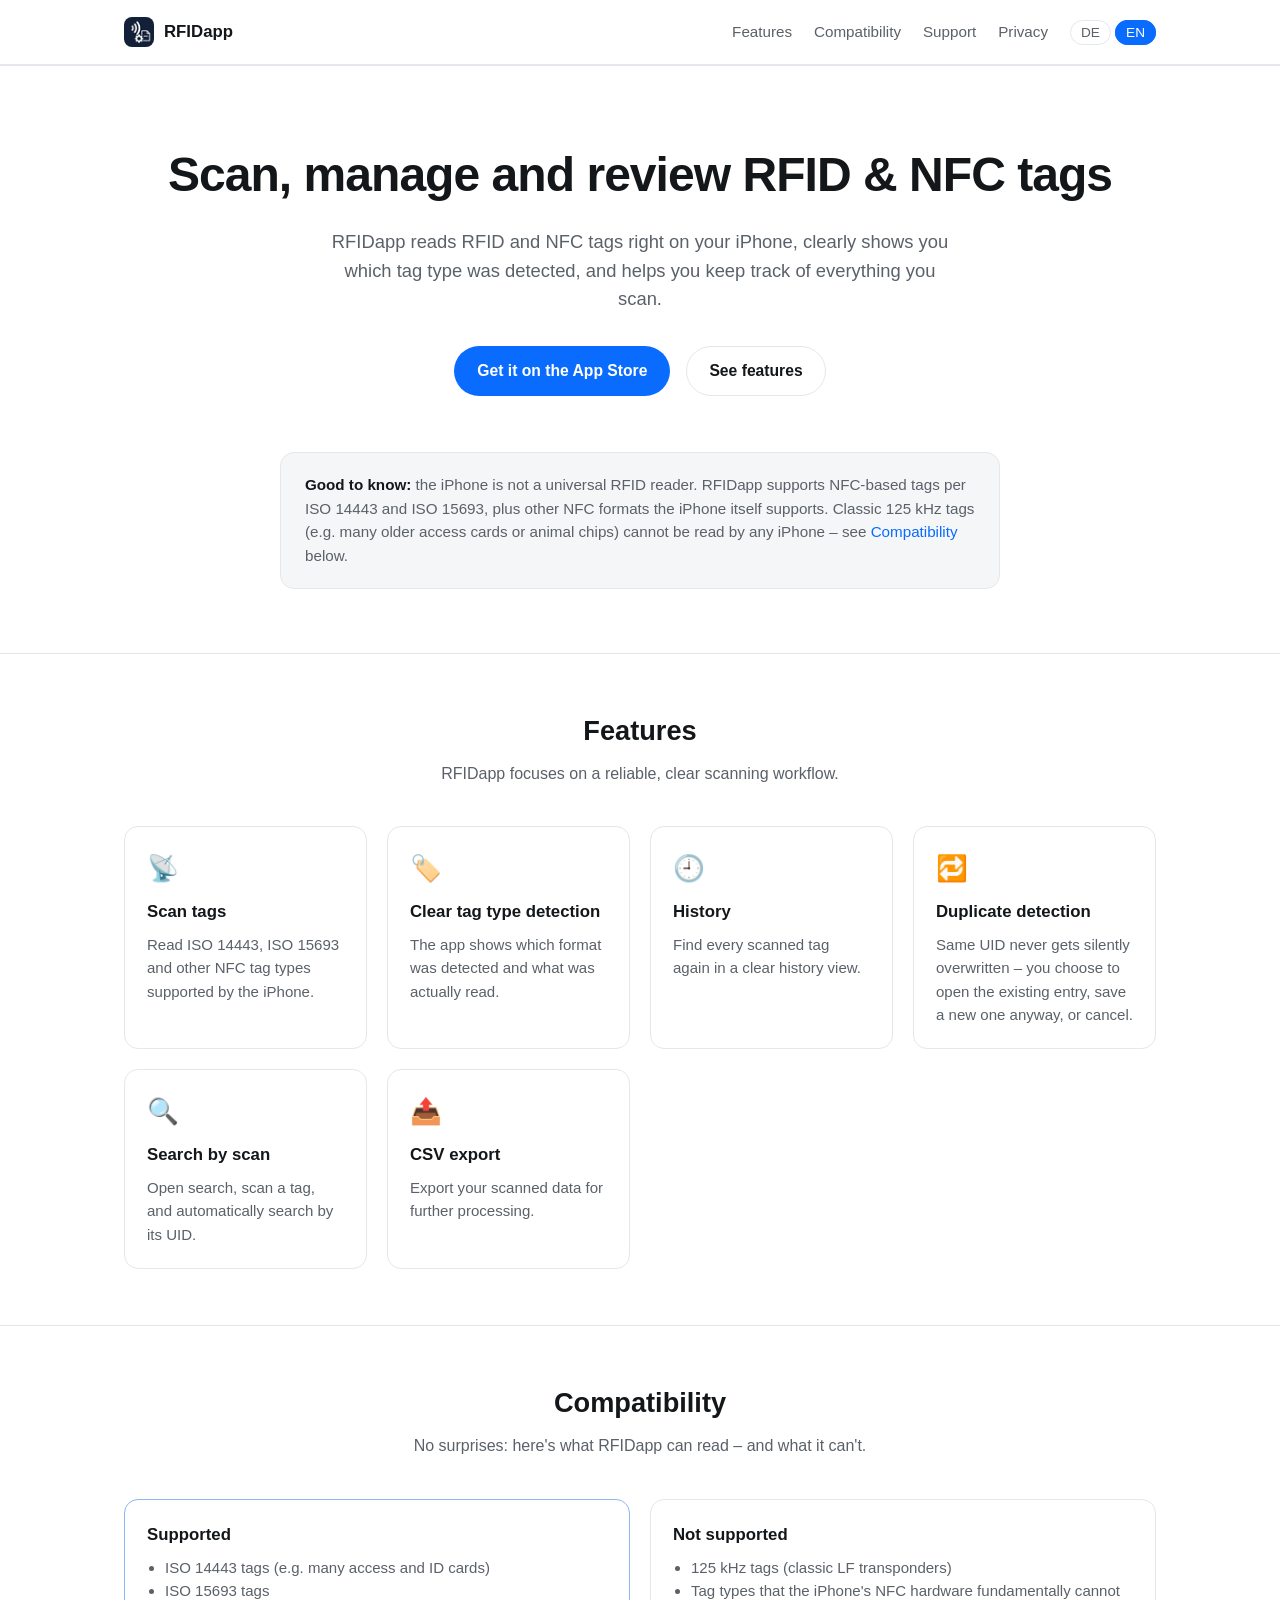
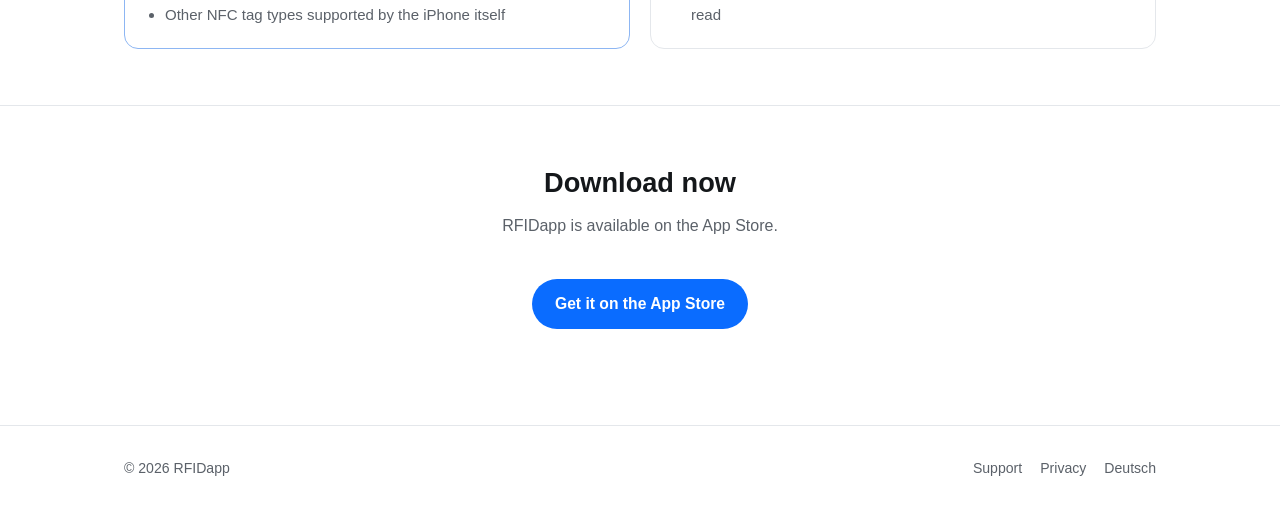
<file: index.html>
<!doctype html>
<html lang="de">
<head>
<meta charset="utf-8">
<meta http-equiv="refresh" content="0; url=de/index.html">
<title>RFIDapp</title>
<link rel="icon" href="assets/img/favicon-32.png" type="image/png">
<link rel="apple-touch-icon" href="assets/img/apple-touch-icon.png">
<script>
  (function () {
    var lang = (navigator.language || "de").toLowerCase();
    var target = lang.indexOf("de") === 0 ? "de/index.html" : "en/index.html";
    window.location.replace(target);
  })();
</script>
</head>
<body>
  <p>RFIDapp &mdash; <a href="de/index.html">Deutsch</a> / <a href="en/index.html">English</a></p>
</body>
</html>
</file>
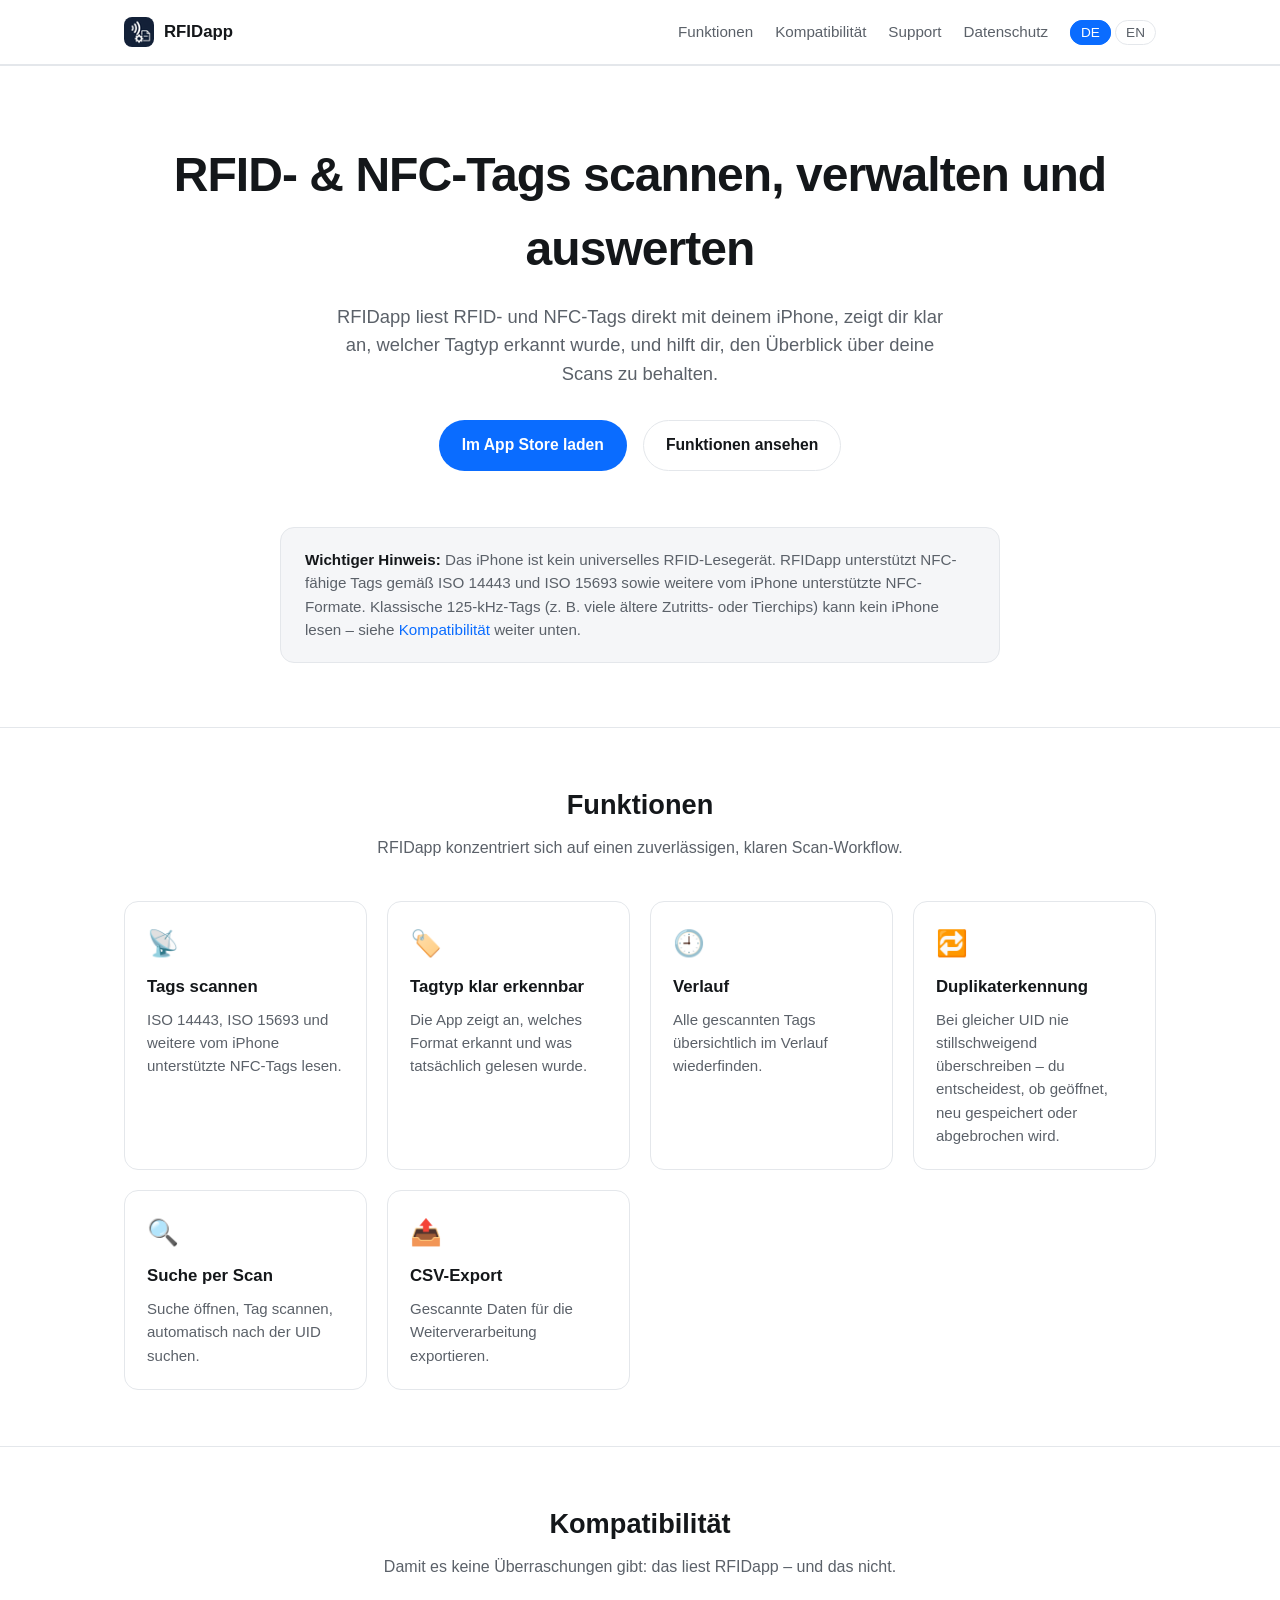
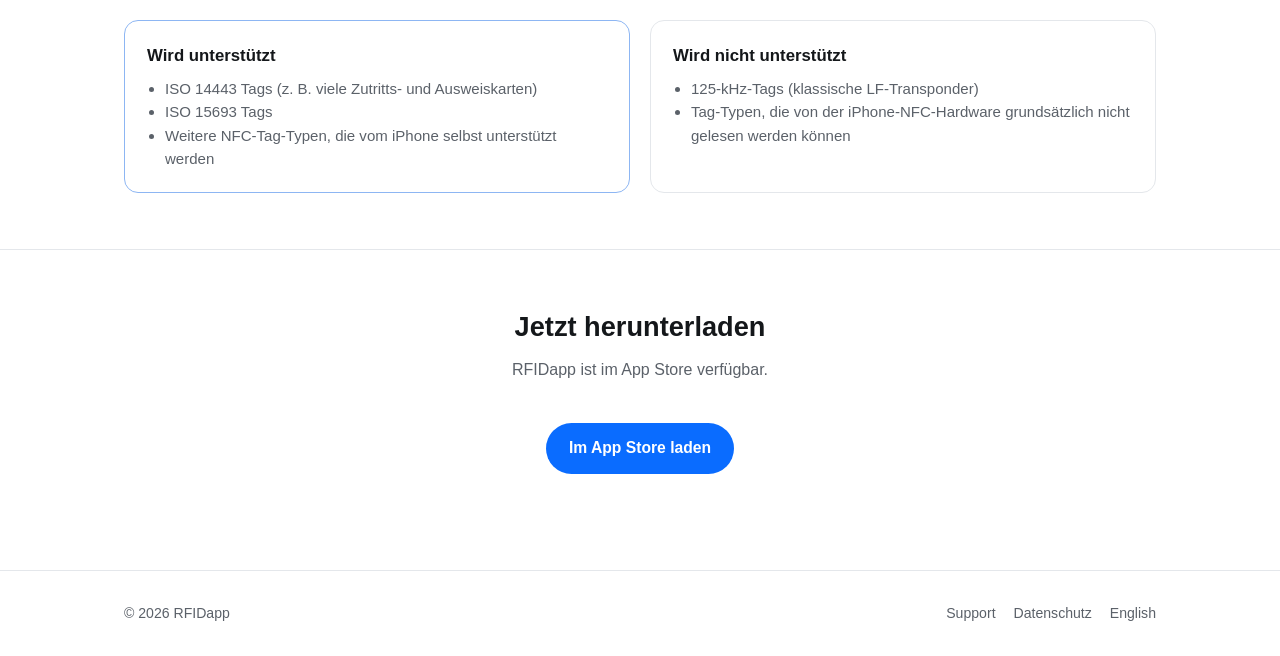
<file: de/index.html>
<!doctype html>
<html lang="de">
<head>
<meta charset="utf-8">
<meta name="viewport" content="width=device-width, initial-scale=1">
<title>RFIDapp – RFID- &amp; NFC-Scanner für iPhone</title>
<meta name="description" content="RFIDapp liest, verwaltet und wertet RFID- und NFC-Tags direkt auf dem iPhone aus – ISO 14443, ISO 15693 und weitere vom iPhone unterstützte NFC-Tags.">
<link rel="canonical" href="https://teuma.dev/de/">
<meta property="og:title" content="RFIDapp – RFID- &amp; NFC-Scanner für iPhone">
<meta property="og:description" content="RFIDapp liest, verwaltet und wertet RFID- und NFC-Tags direkt auf dem iPhone aus.">
<meta property="og:url" content="https://teuma.dev/de/">
<meta property="og:type" content="website">
<meta property="og:image" content="https://teuma.dev/assets/img/icon-512.png">
<link rel="icon" href="../assets/img/favicon-32.png" type="image/png">
<link rel="apple-touch-icon" href="../assets/img/apple-touch-icon.png">
<link rel="stylesheet" href="../assets/css/style.css">
</head>
<body>

<header class="site">
  <div class="wrap">
    <a class="brand" href="index.html">
      <img src="../assets/img/favicon-32.png" alt="">
      RFIDapp
    </a>
    <nav class="site">
      <a href="index.html#funktionen">Funktionen</a>
      <a href="index.html#kompatibilitaet">Kompatibilität</a>
      <a href="support.html">Support</a>
      <a href="datenschutz.html">Datenschutz</a>
      <span class="lang-switch">
        <a href="index.html" class="active">DE</a>
        <a href="../en/index.html">EN</a>
      </span>
    </nav>
  </div>
</header>

<section class="hero">
  <div class="wrap">
    <h1>RFID- &amp; NFC-Tags scannen, verwalten und auswerten</h1>
    <p class="lead">
      RFIDapp liest RFID- und NFC-Tags direkt mit deinem iPhone, zeigt dir klar an,
      welcher Tagtyp erkannt wurde, und hilft dir, den Überblick über deine Scans zu behalten.
    </p>
    <div class="cta-row">
      <a class="btn btn-primary" href="https://apps.apple.com/us/app/rfidapp/id6746169746">Im App Store laden</a>
      <a class="btn btn-secondary" href="#funktionen">Funktionen ansehen</a>
    </div>
  </div>
</section>

<div class="wrap">
  <div class="notice">
    <strong>Wichtiger Hinweis:</strong> Das iPhone ist kein universelles RFID-Lesegerät.
    RFIDapp unterstützt NFC-fähige Tags gemäß ISO 14443 und ISO 15693 sowie weitere vom
    iPhone unterstützte NFC-Formate. Klassische 125-kHz-Tags (z. B. viele ältere
    Zutritts- oder Tierchips) kann kein iPhone lesen – siehe
    <a href="#kompatibilitaet">Kompatibilität</a> weiter unten.
  </div>
</div>

<section id="funktionen">
  <div class="wrap">
    <h2>Funktionen</h2>
    <p class="section-lead">RFIDapp konzentriert sich auf einen zuverlässigen, klaren Scan-Workflow.</p>
    <div class="grid">
      <div class="card">
        <div class="icon">📡</div>
        <h3>Tags scannen</h3>
        <p>ISO 14443, ISO 15693 und weitere vom iPhone unterstützte NFC-Tags lesen.</p>
      </div>
      <div class="card">
        <div class="icon">🏷️</div>
        <h3>Tagtyp klar erkennbar</h3>
        <p>Die App zeigt an, welches Format erkannt und was tatsächlich gelesen wurde.</p>
      </div>
      <div class="card">
        <div class="icon">🕘</div>
        <h3>Verlauf</h3>
        <p>Alle gescannten Tags übersichtlich im Verlauf wiederfinden.</p>
      </div>
      <div class="card">
        <div class="icon">🔁</div>
        <h3>Duplikaterkennung</h3>
        <p>Bei gleicher UID nie stillschweigend überschreiben – du entscheidest, ob geöffnet, neu gespeichert oder abgebrochen wird.</p>
      </div>
      <div class="card">
        <div class="icon">🔍</div>
        <h3>Suche per Scan</h3>
        <p>Suche öffnen, Tag scannen, automatisch nach der UID suchen.</p>
      </div>
      <div class="card">
        <div class="icon">📤</div>
        <h3>CSV-Export</h3>
        <p>Gescannte Daten für die Weiterverarbeitung exportieren.</p>
      </div>
    </div>
  </div>
</section>

<section id="kompatibilitaet">
  <div class="wrap">
    <h2>Kompatibilität</h2>
    <p class="section-lead">Damit es keine Überraschungen gibt: das liest RFIDapp – und das nicht.</p>
    <div class="compat">
      <div class="card yes">
        <h3>Wird unterstützt</h3>
        <ul>
          <li>ISO 14443 Tags (z. B. viele Zutritts- und Ausweiskarten)</li>
          <li>ISO 15693 Tags</li>
          <li>Weitere NFC-Tag-Typen, die vom iPhone selbst unterstützt werden</li>
        </ul>
      </div>
      <div class="card">
        <h3>Wird nicht unterstützt</h3>
        <ul>
          <li>125-kHz-Tags (klassische LF-Transponder)</li>
          <li>Tag-Typen, die von der iPhone-NFC-Hardware grundsätzlich nicht gelesen werden können</li>
        </ul>
      </div>
    </div>
  </div>
</section>

<section>
  <div class="wrap" style="text-align:center;">
    <h2>Jetzt herunterladen</h2>
    <p class="section-lead">RFIDapp ist im App Store verfügbar.</p>
    <div class="cta-row">
      <a class="btn btn-primary" href="https://apps.apple.com/us/app/rfidapp/id6746169746">Im App Store laden</a>
    </div>
  </div>
</section>

<footer class="site">
  <div class="wrap">
    <span>&copy; 2026 RFIDapp</span>
    <nav>
      <a href="support.html">Support</a>
      <a href="datenschutz.html">Datenschutz</a>
      <a href="../en/index.html">English</a>
    </nav>
  </div>
</footer>

</body>
</html>
</file>
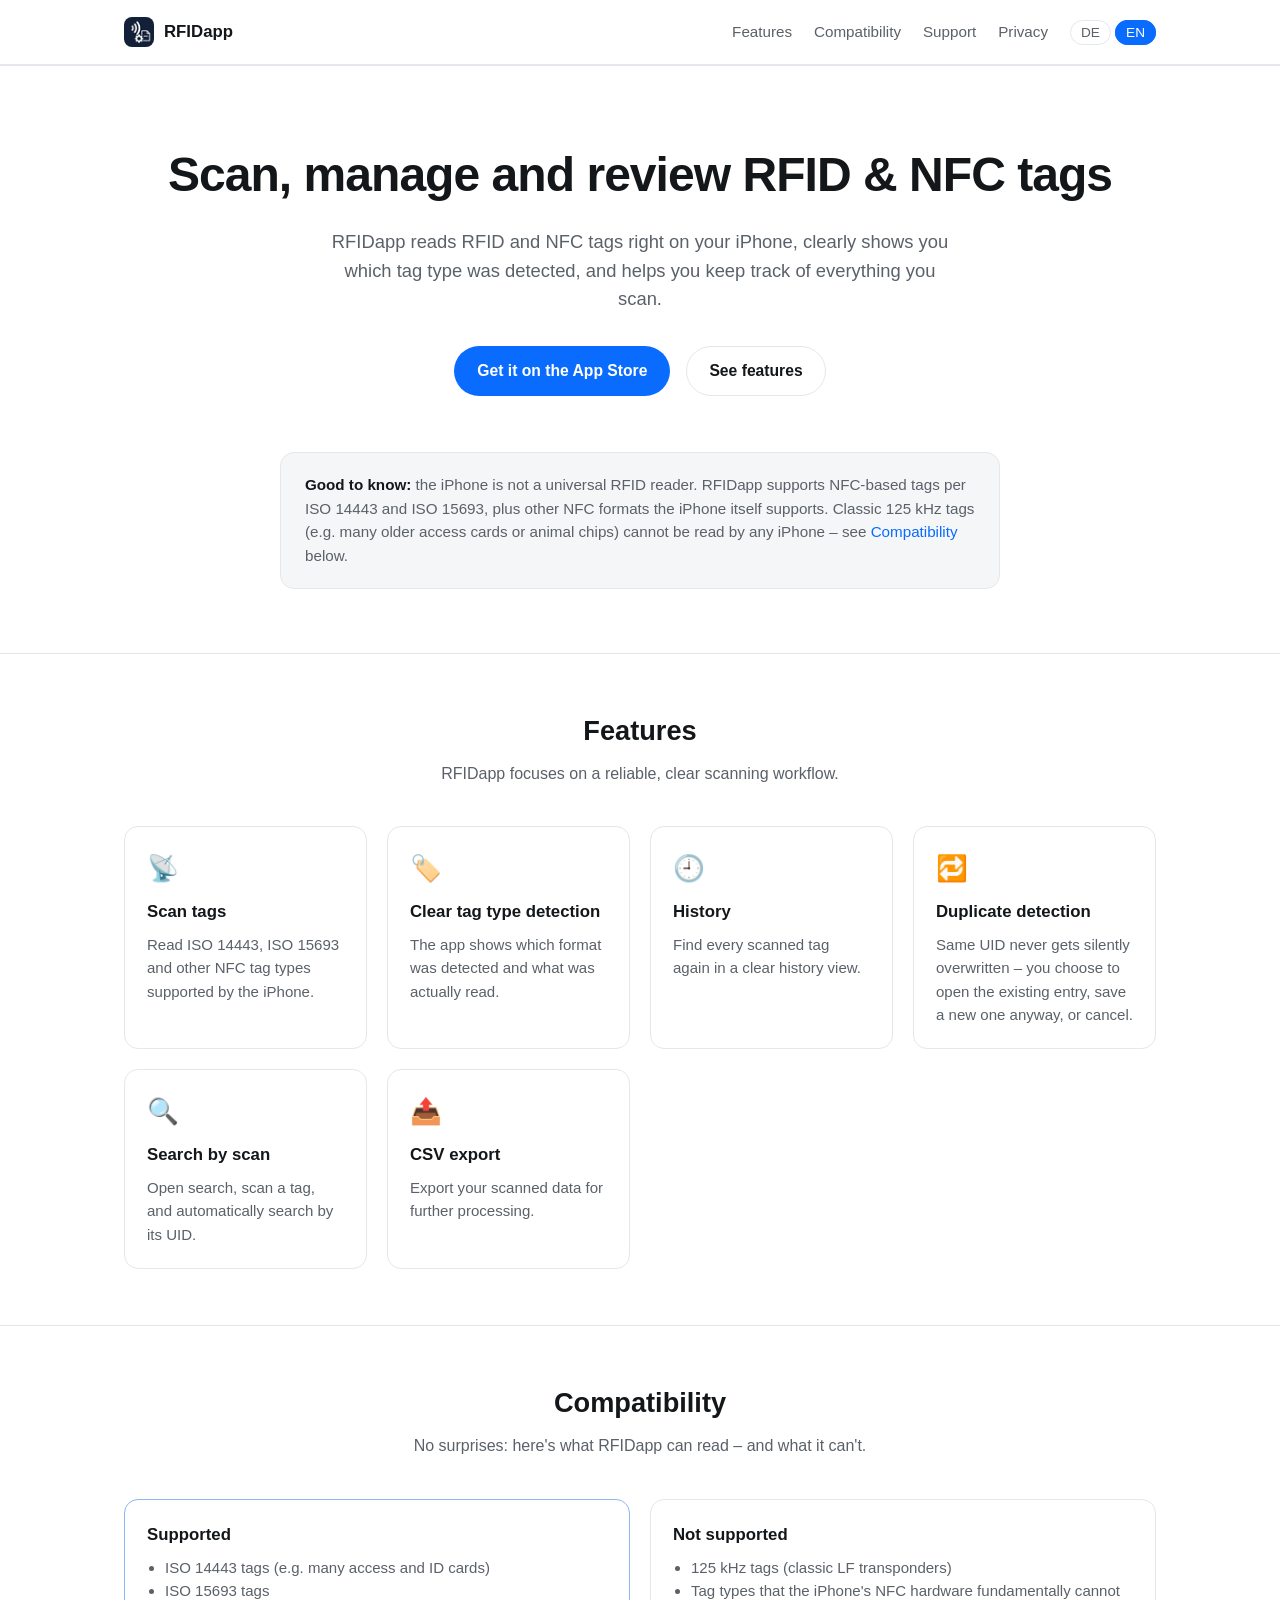
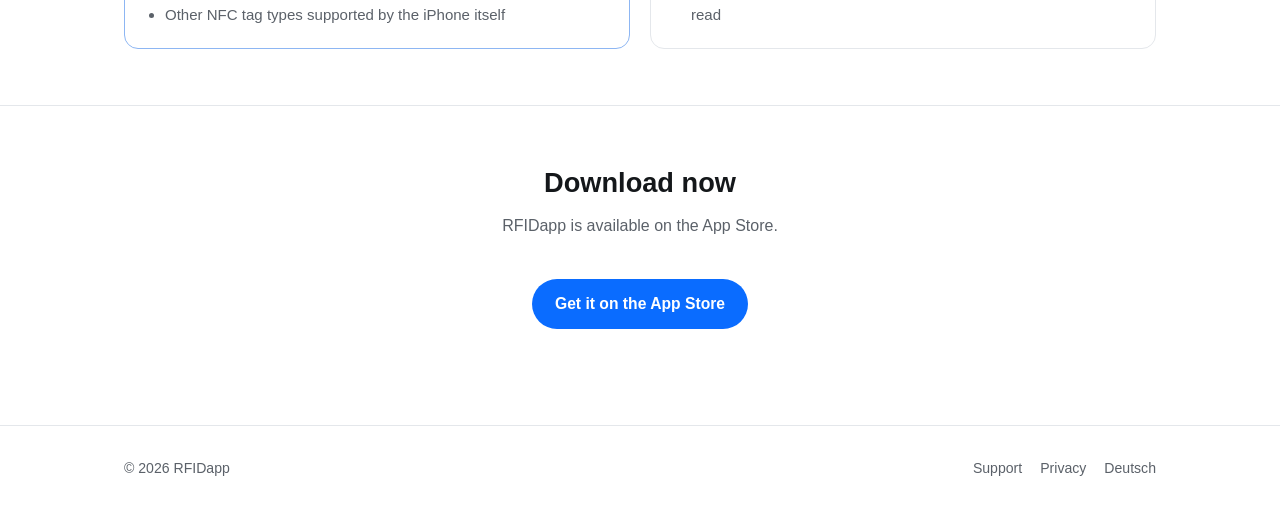
<file: en/index.html>
<!doctype html>
<html lang="en">
<head>
<meta charset="utf-8">
<meta name="viewport" content="width=device-width, initial-scale=1">
<title>RFIDapp – RFID &amp; NFC Scanner for iPhone</title>
<meta name="description" content="RFIDapp reads, manages and reviews RFID and NFC tags right on your iPhone – ISO 14443, ISO 15693 and other NFC tag types supported by the iPhone.">
<link rel="canonical" href="https://teuma.dev/en/">
<meta property="og:title" content="RFIDapp – RFID &amp; NFC Scanner for iPhone">
<meta property="og:description" content="RFIDapp reads, manages and reviews RFID and NFC tags right on your iPhone.">
<meta property="og:url" content="https://teuma.dev/en/">
<meta property="og:type" content="website">
<meta property="og:image" content="https://teuma.dev/assets/img/icon-512.png">
<link rel="icon" href="../assets/img/favicon-32.png" type="image/png">
<link rel="apple-touch-icon" href="../assets/img/apple-touch-icon.png">
<link rel="stylesheet" href="../assets/css/style.css">
</head>
<body>

<header class="site">
  <div class="wrap">
    <a class="brand" href="index.html">
      <img src="../assets/img/favicon-32.png" alt="">
      RFIDapp
    </a>
    <nav class="site">
      <a href="index.html#features">Features</a>
      <a href="index.html#compatibility">Compatibility</a>
      <a href="support.html">Support</a>
      <a href="privacy.html">Privacy</a>
      <span class="lang-switch">
        <a href="../de/index.html">DE</a>
        <a href="index.html" class="active">EN</a>
      </span>
    </nav>
  </div>
</header>

<section class="hero">
  <div class="wrap">
    <h1>Scan, manage and review RFID &amp; NFC tags</h1>
    <p class="lead">
      RFIDapp reads RFID and NFC tags right on your iPhone, clearly shows you which
      tag type was detected, and helps you keep track of everything you scan.
    </p>
    <div class="cta-row">
      <a class="btn btn-primary" href="https://apps.apple.com/us/app/rfidapp/id6746169746">Get it on the App Store</a>
      <a class="btn btn-secondary" href="#features">See features</a>
    </div>
  </div>
</section>

<div class="wrap">
  <div class="notice">
    <strong>Good to know:</strong> the iPhone is not a universal RFID reader.
    RFIDapp supports NFC-based tags per ISO 14443 and ISO 15693, plus other NFC
    formats the iPhone itself supports. Classic 125 kHz tags (e.g. many older
    access cards or animal chips) cannot be read by any iPhone – see
    <a href="#compatibility">Compatibility</a> below.
  </div>
</div>

<section id="features">
  <div class="wrap">
    <h2>Features</h2>
    <p class="section-lead">RFIDapp focuses on a reliable, clear scanning workflow.</p>
    <div class="grid">
      <div class="card">
        <div class="icon">📡</div>
        <h3>Scan tags</h3>
        <p>Read ISO 14443, ISO 15693 and other NFC tag types supported by the iPhone.</p>
      </div>
      <div class="card">
        <div class="icon">🏷️</div>
        <h3>Clear tag type detection</h3>
        <p>The app shows which format was detected and what was actually read.</p>
      </div>
      <div class="card">
        <div class="icon">🕘</div>
        <h3>History</h3>
        <p>Find every scanned tag again in a clear history view.</p>
      </div>
      <div class="card">
        <div class="icon">🔁</div>
        <h3>Duplicate detection</h3>
        <p>Same UID never gets silently overwritten – you choose to open the existing entry, save a new one anyway, or cancel.</p>
      </div>
      <div class="card">
        <div class="icon">🔍</div>
        <h3>Search by scan</h3>
        <p>Open search, scan a tag, and automatically search by its UID.</p>
      </div>
      <div class="card">
        <div class="icon">📤</div>
        <h3>CSV export</h3>
        <p>Export your scanned data for further processing.</p>
      </div>
    </div>
  </div>
</section>

<section id="compatibility">
  <div class="wrap">
    <h2>Compatibility</h2>
    <p class="section-lead">No surprises: here's what RFIDapp can read – and what it can't.</p>
    <div class="compat">
      <div class="card yes">
        <h3>Supported</h3>
        <ul>
          <li>ISO 14443 tags (e.g. many access and ID cards)</li>
          <li>ISO 15693 tags</li>
          <li>Other NFC tag types supported by the iPhone itself</li>
        </ul>
      </div>
      <div class="card">
        <h3>Not supported</h3>
        <ul>
          <li>125 kHz tags (classic LF transponders)</li>
          <li>Tag types that the iPhone's NFC hardware fundamentally cannot read</li>
        </ul>
      </div>
    </div>
  </div>
</section>

<section>
  <div class="wrap" style="text-align:center;">
    <h2>Download now</h2>
    <p class="section-lead">RFIDapp is available on the App Store.</p>
    <div class="cta-row">
      <a class="btn btn-primary" href="https://apps.apple.com/us/app/rfidapp/id6746169746">Get it on the App Store</a>
    </div>
  </div>
</section>

<footer class="site">
  <div class="wrap">
    <span>&copy; 2026 RFIDapp</span>
    <nav>
      <a href="support.html">Support</a>
      <a href="privacy.html">Privacy</a>
      <a href="../de/index.html">Deutsch</a>
    </nav>
  </div>
</footer>

</body>
</html>
</file>
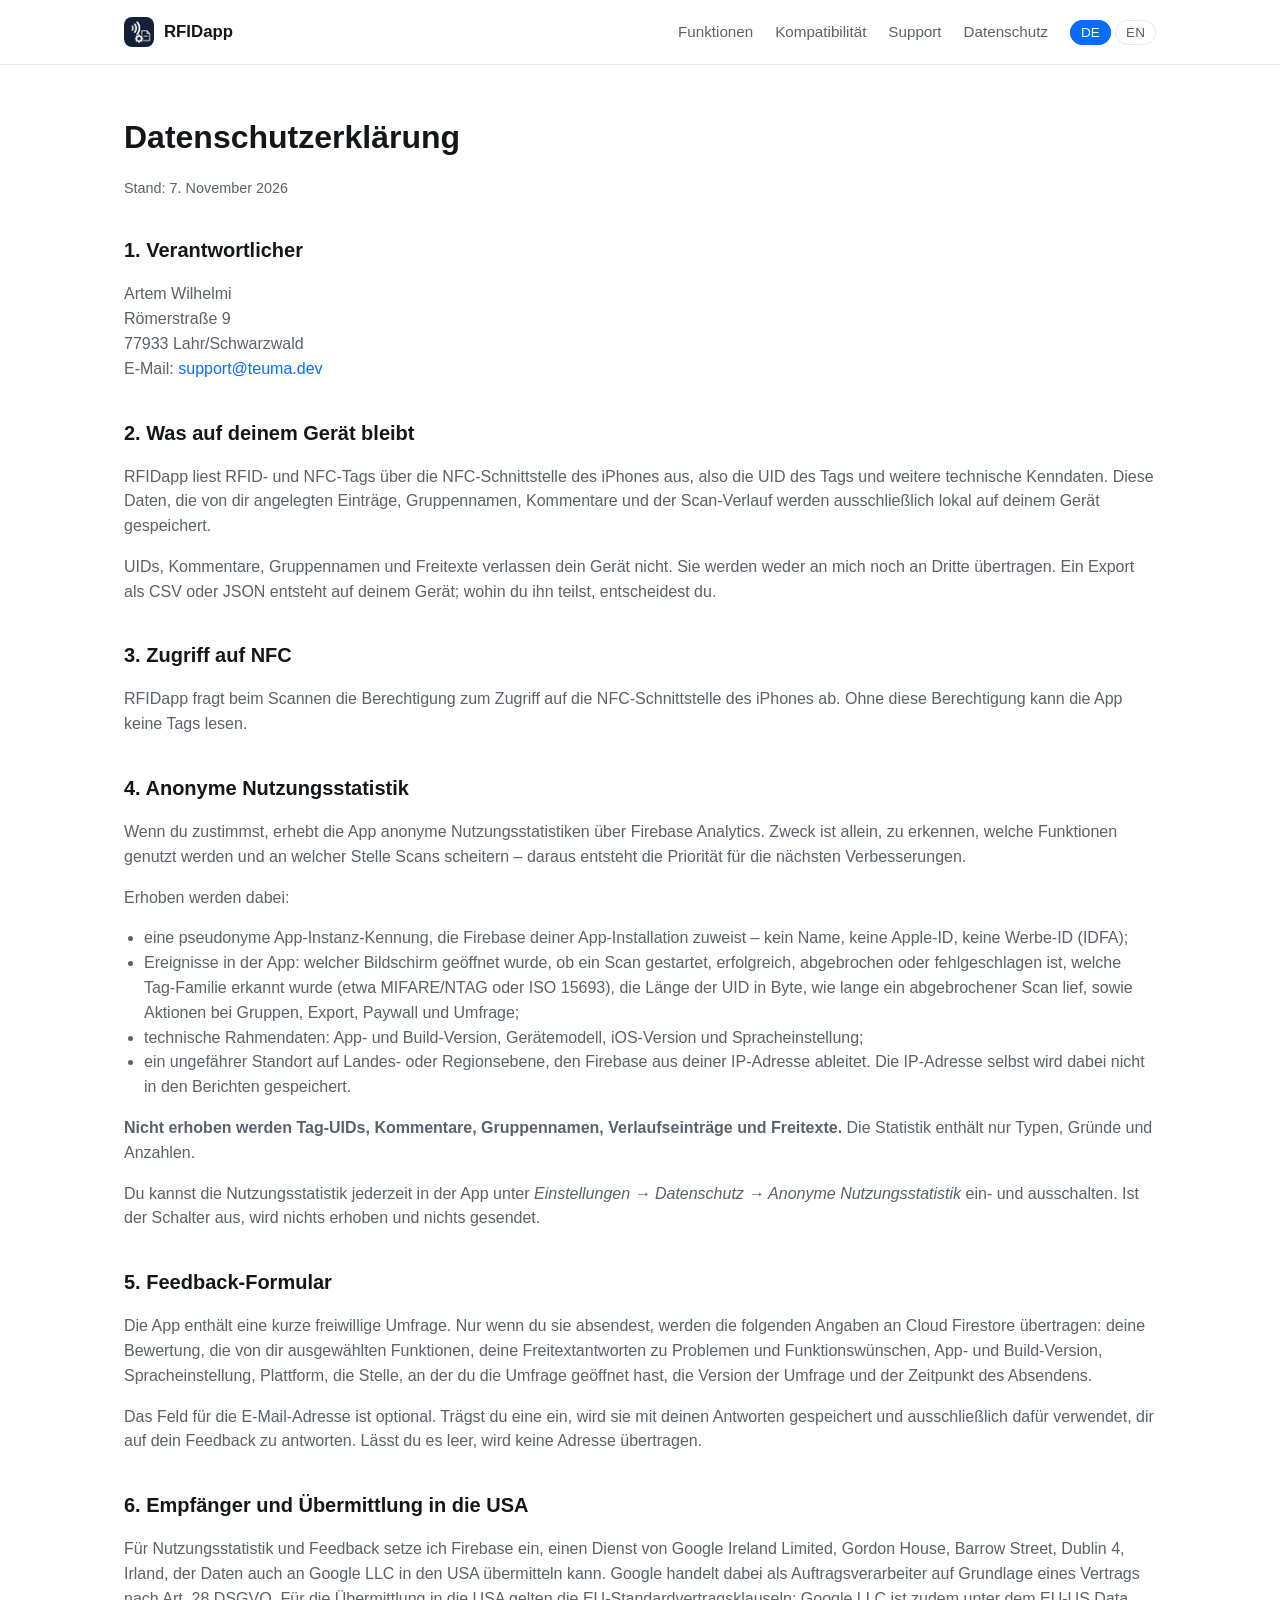
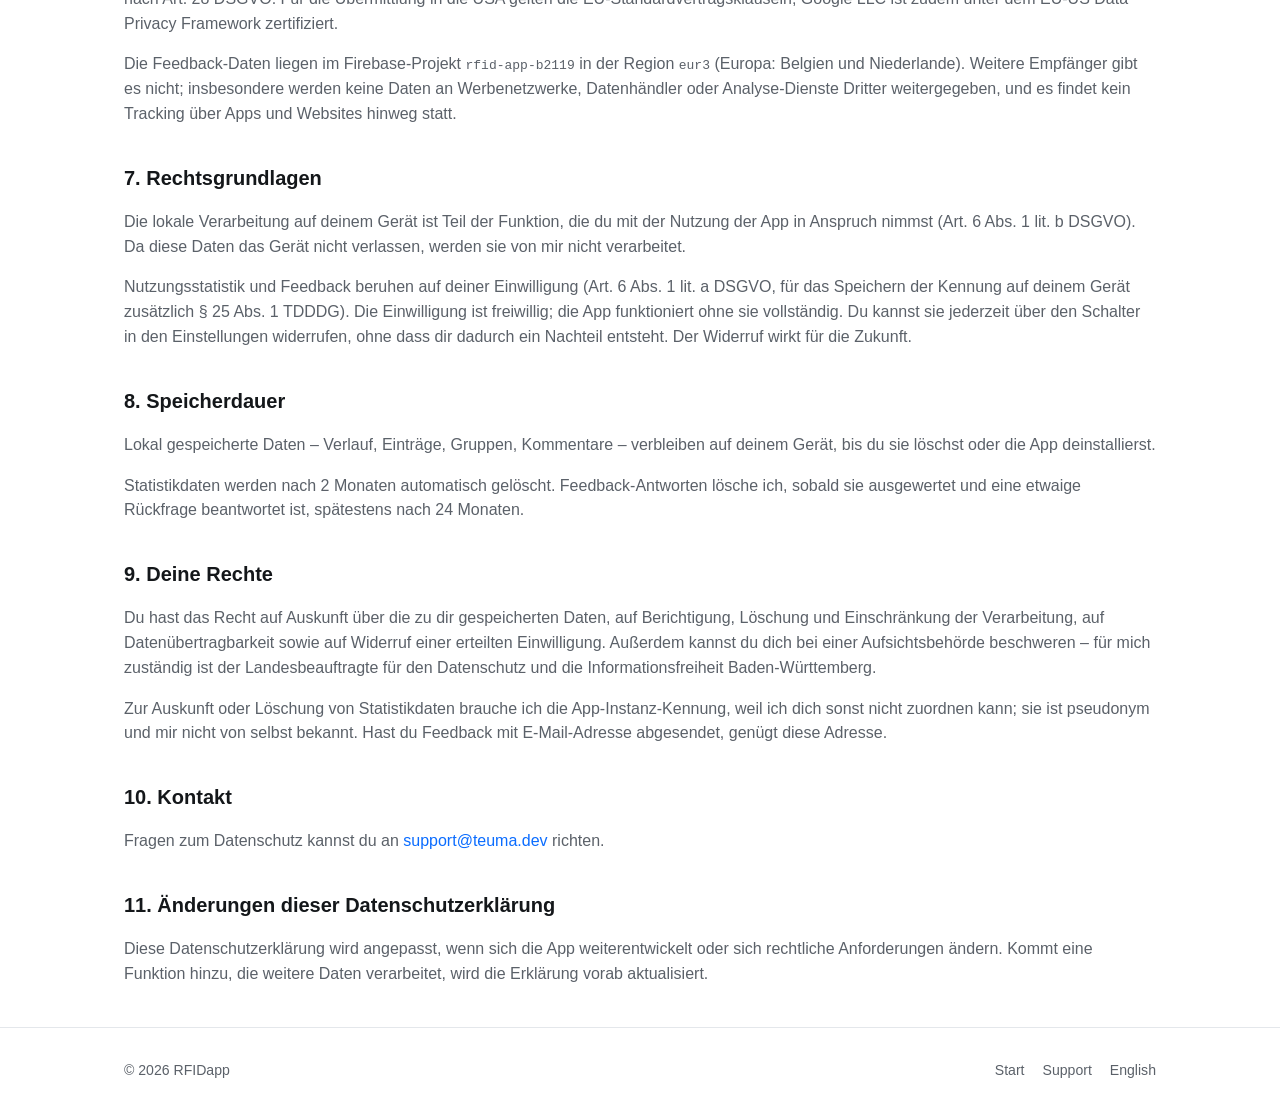
<file: de/datenschutz.html>
<!doctype html>
<html lang="de">
<head>
<meta charset="utf-8">
<meta name="viewport" content="width=device-width, initial-scale=1">
<title>Datenschutzerklärung – RFIDapp</title>
<meta name="description" content="Datenschutzerklärung für RFIDapp.">
<link rel="canonical" href="https://teuma.dev/de/datenschutz.html">
<link rel="icon" href="../assets/img/favicon-32.png" type="image/png">
<link rel="apple-touch-icon" href="../assets/img/apple-touch-icon.png">
<link rel="stylesheet" href="../assets/css/style.css">
</head>
<body>

<header class="site">
  <div class="wrap">
    <a class="brand" href="index.html">
      <img src="../assets/img/favicon-32.png" alt="">
      RFIDapp
    </a>
    <nav class="site">
      <a href="index.html#funktionen">Funktionen</a>
      <a href="index.html#kompatibilitaet">Kompatibilität</a>
      <a href="support.html">Support</a>
      <a href="datenschutz.html">Datenschutz</a>
      <span class="lang-switch">
        <a href="datenschutz.html" class="active">DE</a>
        <a href="../en/privacy.html">EN</a>
      </span>
    </nav>
  </div>
</header>

<div class="wrap content">
  <h1>Datenschutzerklärung</h1>
  <p class="updated">Stand: 7. November 2026</p>

  <h2>1. Verantwortlicher</h2>
  <p>
    Artem Wilhelmi<br>
    Römerstraße 9<br>
    77933 Lahr/Schwarzwald<br>
    E-Mail: <a href="mailto:support@teuma.dev">support@teuma.dev</a>
  </p>

  <h2>2. Was auf deinem Gerät bleibt</h2>
  <p>
    RFIDapp liest RFID- und NFC-Tags über die NFC-Schnittstelle des iPhones aus, also
    die UID des Tags und weitere technische Kenndaten. Diese Daten, die von dir
    angelegten Einträge, Gruppennamen, Kommentare und der Scan-Verlauf werden
    ausschließlich lokal auf deinem Gerät gespeichert.
  </p>
  <p>
    UIDs, Kommentare, Gruppennamen und Freitexte verlassen dein Gerät nicht. Sie werden
    weder an mich noch an Dritte übertragen. Ein Export als CSV oder JSON entsteht auf
    deinem Gerät; wohin du ihn teilst, entscheidest du.
  </p>

  <h2>3. Zugriff auf NFC</h2>
  <p>
    RFIDapp fragt beim Scannen die Berechtigung zum Zugriff auf die NFC-Schnittstelle
    des iPhones ab. Ohne diese Berechtigung kann die App keine Tags lesen.
  </p>

  <h2>4. Anonyme Nutzungsstatistik</h2>
  <p>
    Wenn du zustimmst, erhebt die App anonyme Nutzungsstatistiken über Firebase
    Analytics. Zweck ist allein, zu erkennen, welche Funktionen genutzt werden und an
    welcher Stelle Scans scheitern – daraus entsteht die Priorität für die nächsten
    Verbesserungen.
  </p>
  <p>Erhoben werden dabei:</p>
  <ul>
    <li>
      eine pseudonyme App-Instanz-Kennung, die Firebase deiner App-Installation
      zuweist – kein Name, keine Apple-ID, keine Werbe-ID (IDFA);
    </li>
    <li>
      Ereignisse in der App: welcher Bildschirm geöffnet wurde, ob ein Scan gestartet,
      erfolgreich, abgebrochen oder fehlgeschlagen ist, welche Tag-Familie erkannt wurde
      (etwa MIFARE/NTAG oder ISO 15693), die Länge der UID in Byte, wie lange ein
      abgebrochener Scan lief, sowie Aktionen bei Gruppen, Export, Paywall und Umfrage;
    </li>
    <li>
      technische Rahmendaten: App- und Build-Version, Gerätemodell, iOS-Version und
      Spracheinstellung;
    </li>
    <li>
      ein ungefährer Standort auf Landes- oder Regionsebene, den Firebase aus deiner
      IP-Adresse ableitet. Die IP-Adresse selbst wird dabei nicht in den Berichten
      gespeichert.
    </li>
  </ul>
  <p>
    <strong>Nicht erhoben werden Tag-UIDs, Kommentare, Gruppennamen, Verlaufseinträge
    und Freitexte.</strong> Die Statistik enthält nur Typen, Gründe und Anzahlen.
  </p>
  <p>
    Du kannst die Nutzungsstatistik jederzeit in der App unter
    <em>Einstellungen → Datenschutz → Anonyme Nutzungsstatistik</em> ein- und
    ausschalten. Ist der Schalter aus, wird nichts erhoben und nichts gesendet.
  </p>

  <h2>5. Feedback-Formular</h2>
  <p>
    Die App enthält eine kurze freiwillige Umfrage. Nur wenn du sie absendest, werden die
    folgenden Angaben an Cloud Firestore übertragen: deine Bewertung, die von dir
    ausgewählten Funktionen, deine Freitextantworten zu Problemen und Funktionswünschen,
    App- und Build-Version, Spracheinstellung, Plattform, die Stelle, an der du die
    Umfrage geöffnet hast, die Version der Umfrage und der Zeitpunkt des Absendens.
  </p>
  <p>
    Das Feld für die E-Mail-Adresse ist optional. Trägst du eine ein, wird sie mit deinen
    Antworten gespeichert und ausschließlich dafür verwendet, dir auf dein Feedback zu
    antworten. Lässt du es leer, wird keine Adresse übertragen.
  </p>

  <h2>6. Empfänger und Übermittlung in die USA</h2>
  <p>
    Für Nutzungsstatistik und Feedback setze ich Firebase ein, einen Dienst von Google
    Ireland Limited, Gordon House, Barrow Street, Dublin 4, Irland, der Daten auch an
    Google LLC in den USA übermitteln kann. Google handelt dabei als
    Auftragsverarbeiter auf Grundlage eines Vertrags nach Art. 28 DSGVO. Für die
    Übermittlung in die USA gelten die EU-Standardvertragsklauseln; Google LLC ist
    zudem unter dem EU-US Data Privacy Framework zertifiziert.
  </p>
  <p>
    Die Feedback-Daten liegen im Firebase-Projekt <code>rfid-app-b2119</code> in der
    Region <code>eur3</code> (Europa: Belgien und Niederlande). Weitere Empfänger gibt es nicht;
    insbesondere werden keine Daten an Werbenetzwerke, Datenhändler oder
    Analyse-Dienste Dritter weitergegeben, und es findet kein Tracking über Apps und
    Websites hinweg statt.
  </p>

  <h2>7. Rechtsgrundlagen</h2>
  <p>
    Die lokale Verarbeitung auf deinem Gerät ist Teil der Funktion, die du mit der
    Nutzung der App in Anspruch nimmst (Art. 6 Abs. 1 lit. b DSGVO). Da diese Daten das
    Gerät nicht verlassen, werden sie von mir nicht verarbeitet.
  </p>
  <p>
    Nutzungsstatistik und Feedback beruhen auf deiner Einwilligung (Art. 6 Abs. 1 lit. a
    DSGVO, für das Speichern der Kennung auf deinem Gerät zusätzlich § 25 Abs. 1 TDDDG).
    Die Einwilligung ist freiwillig; die App funktioniert ohne sie vollständig. Du
    kannst sie jederzeit über den Schalter in den Einstellungen widerrufen, ohne dass
    dir dadurch ein Nachteil entsteht. Der Widerruf wirkt für die Zukunft.
  </p>

  <h2>8. Speicherdauer</h2>
  <p>
    Lokal gespeicherte Daten – Verlauf, Einträge, Gruppen, Kommentare – verbleiben auf
    deinem Gerät, bis du sie löschst oder die App deinstallierst.
  </p>
  <p>
    Statistikdaten werden nach 2 Monaten
    automatisch gelöscht. Feedback-Antworten lösche ich, sobald sie ausgewertet und eine
    etwaige Rückfrage beantwortet ist, spätestens nach
    24 Monaten.
  </p>

  <h2>9. Deine Rechte</h2>
  <p>
    Du hast das Recht auf Auskunft über die zu dir gespeicherten Daten, auf Berichtigung,
    Löschung und Einschränkung der Verarbeitung, auf Datenübertragbarkeit sowie auf
    Widerruf einer erteilten Einwilligung. Außerdem kannst du dich bei einer
    Aufsichtsbehörde beschweren – für mich zuständig ist der Landesbeauftragte für den
    Datenschutz und die Informationsfreiheit Baden-Württemberg.
  </p>
  <p>
    Zur Auskunft oder Löschung von Statistikdaten brauche ich die App-Instanz-Kennung,
    weil ich dich sonst nicht zuordnen kann; sie ist pseudonym und mir nicht von selbst
    bekannt. Hast du Feedback mit E-Mail-Adresse abgesendet, genügt diese Adresse.
  </p>

  <h2>10. Kontakt</h2>
  <p>
    Fragen zum Datenschutz kannst du an
    <a href="mailto:support@teuma.dev">support@teuma.dev</a> richten.
  </p>

  <h2>11. Änderungen dieser Datenschutzerklärung</h2>
  <p>
    Diese Datenschutzerklärung wird angepasst, wenn sich die App weiterentwickelt oder
    sich rechtliche Anforderungen ändern. Kommt eine Funktion hinzu, die weitere Daten
    verarbeitet, wird die Erklärung vorab aktualisiert.
  </p>
</div>

<footer class="site">
  <div class="wrap">
    <span>&copy; 2026 RFIDapp</span>
    <nav>
      <a href="index.html">Start</a>
      <a href="support.html">Support</a>
      <a href="../en/privacy.html">English</a>
    </nav>
  </div>
</footer>

</body>
</html>
</file>
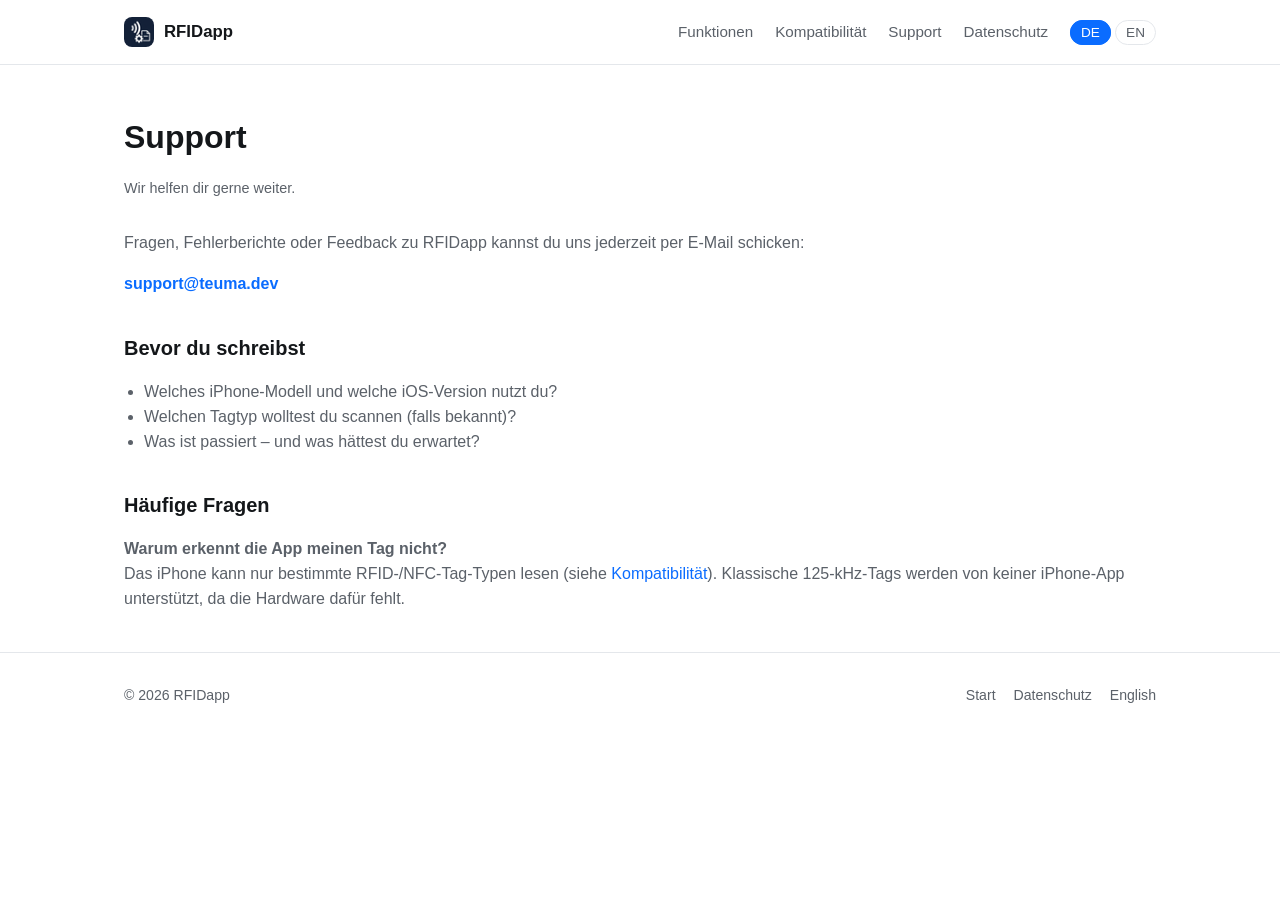
<file: de/support.html>
<!doctype html>
<html lang="de">
<head>
<meta charset="utf-8">
<meta name="viewport" content="width=device-width, initial-scale=1">
<title>Support – RFIDapp</title>
<meta name="description" content="Support und Kontakt für RFIDapp.">
<link rel="canonical" href="https://teuma.dev/de/support.html">
<link rel="icon" href="../assets/img/favicon-32.png" type="image/png">
<link rel="apple-touch-icon" href="../assets/img/apple-touch-icon.png">
<link rel="stylesheet" href="../assets/css/style.css">
</head>
<body>

<header class="site">
  <div class="wrap">
    <a class="brand" href="index.html">
      <img src="../assets/img/favicon-32.png" alt="">
      RFIDapp
    </a>
    <nav class="site">
      <a href="index.html#funktionen">Funktionen</a>
      <a href="index.html#kompatibilitaet">Kompatibilität</a>
      <a href="support.html">Support</a>
      <a href="datenschutz.html">Datenschutz</a>
      <span class="lang-switch">
        <a href="support.html" class="active">DE</a>
        <a href="../en/support.html">EN</a>
      </span>
    </nav>
  </div>
</header>

<div class="wrap content">
  <h1>Support</h1>
  <p class="updated">Wir helfen dir gerne weiter.</p>

  <p>
    Fragen, Fehlerberichte oder Feedback zu RFIDapp kannst du uns jederzeit per
    E-Mail schicken:
  </p>

  <p><strong><a href="mailto:support@teuma.dev">support@teuma.dev</a></strong></p>

  <h2>Bevor du schreibst</h2>
  <ul>
    <li>Welches iPhone-Modell und welche iOS-Version nutzt du?</li>
    <li>Welchen Tagtyp wolltest du scannen (falls bekannt)?</li>
    <li>Was ist passiert – und was hättest du erwartet?</li>
  </ul>

  <h2>Häufige Fragen</h2>
  <p>
    <strong>Warum erkennt die App meinen Tag nicht?</strong><br>
    Das iPhone kann nur bestimmte RFID-/NFC-Tag-Typen lesen (siehe
    <a href="index.html#kompatibilitaet">Kompatibilität</a>). Klassische 125-kHz-Tags
    werden von keiner iPhone-App unterstützt, da die Hardware dafür fehlt.
  </p>
</div>

<footer class="site">
  <div class="wrap">
    <span>&copy; 2026 RFIDapp</span>
    <nav>
      <a href="index.html">Start</a>
      <a href="datenschutz.html">Datenschutz</a>
      <a href="../en/support.html">English</a>
    </nav>
  </div>
</footer>

</body>
</html>
</file>
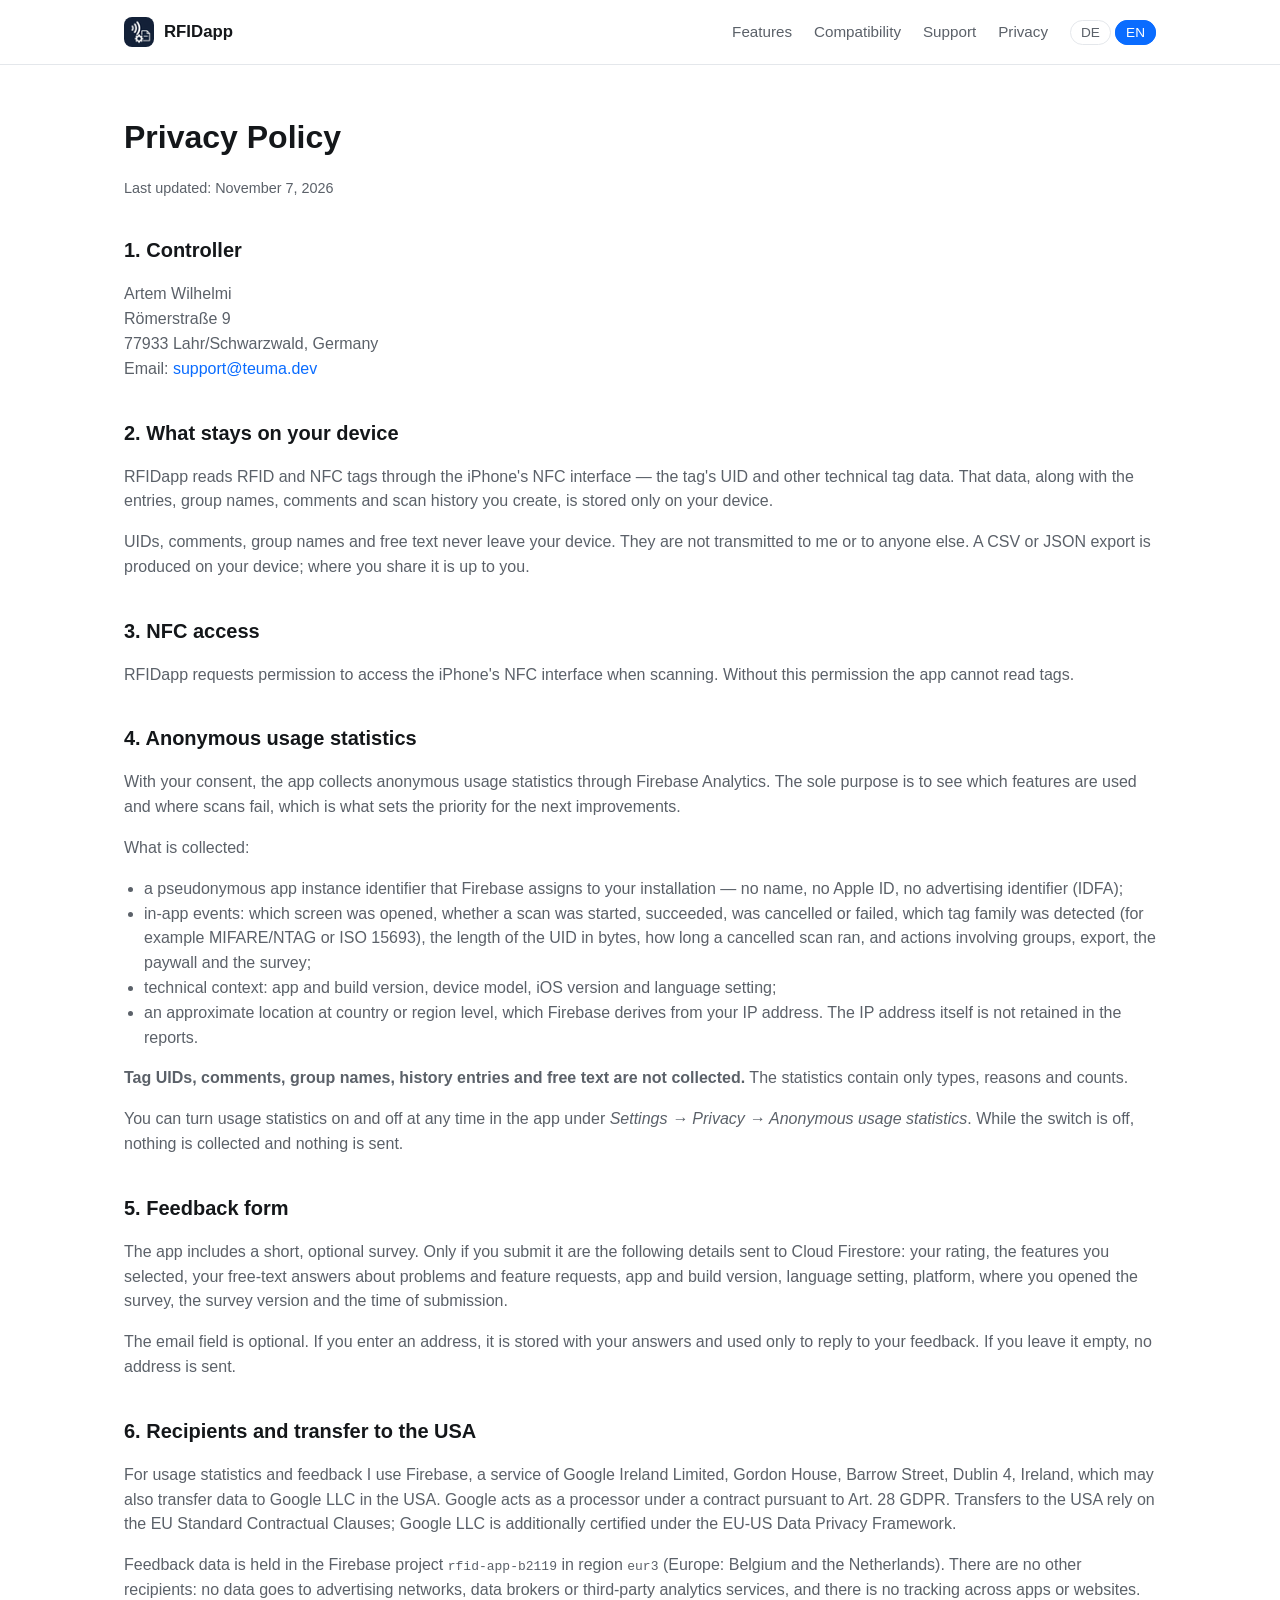
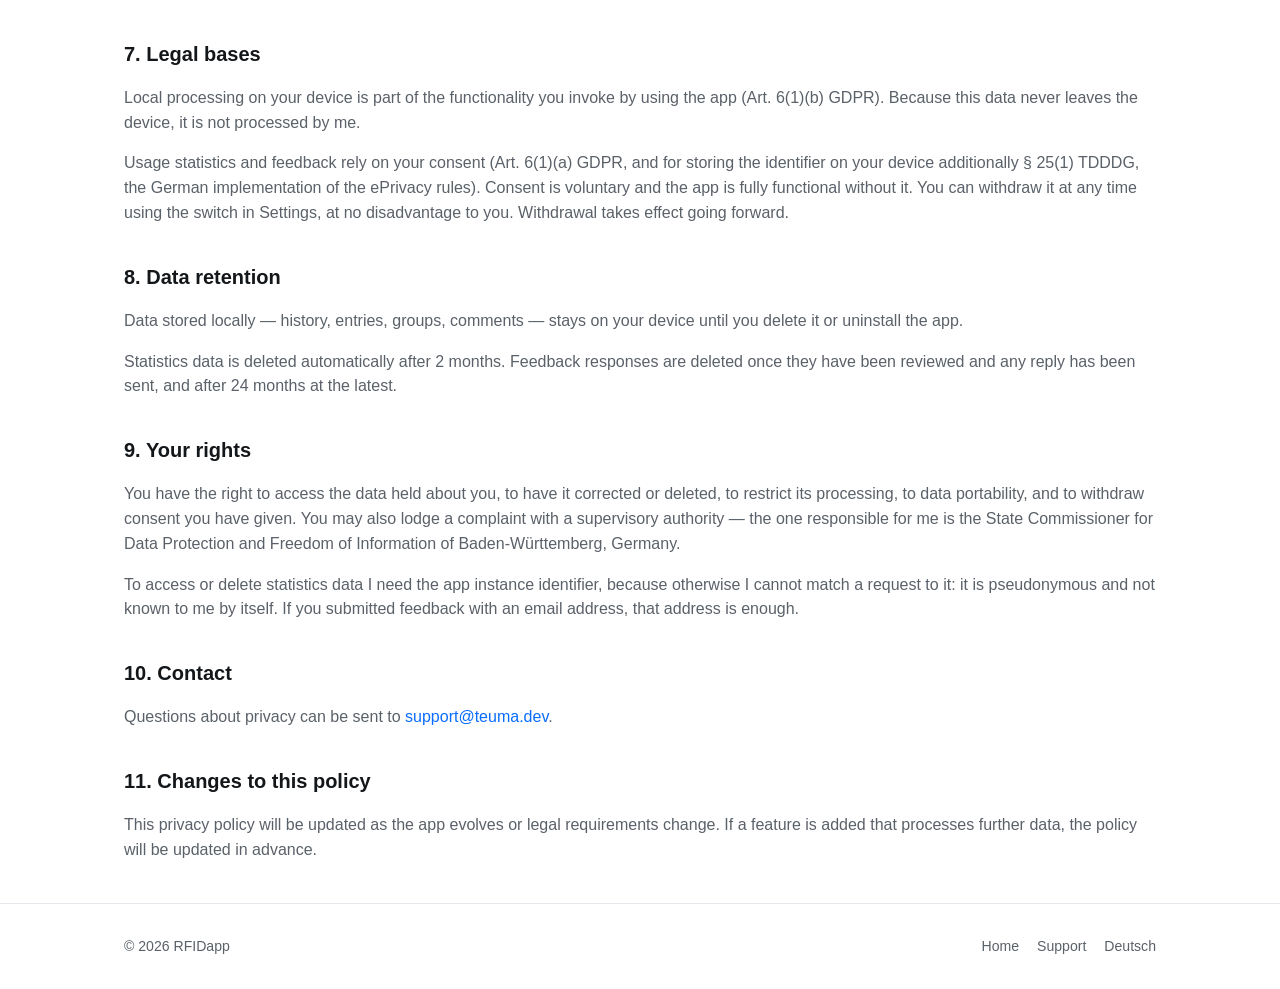
<file: en/privacy.html>
<!doctype html>
<html lang="en">
<head>
<meta charset="utf-8">
<meta name="viewport" content="width=device-width, initial-scale=1">
<title>Privacy Policy – RFIDapp</title>
<meta name="description" content="Privacy policy for RFIDapp.">
<link rel="canonical" href="https://teuma.dev/en/privacy.html">
<link rel="icon" href="../assets/img/favicon-32.png" type="image/png">
<link rel="apple-touch-icon" href="../assets/img/apple-touch-icon.png">
<link rel="stylesheet" href="../assets/css/style.css">
</head>
<body>

<header class="site">
  <div class="wrap">
    <a class="brand" href="index.html">
      <img src="../assets/img/favicon-32.png" alt="">
      RFIDapp
    </a>
    <nav class="site">
      <a href="index.html#features">Features</a>
      <a href="index.html#compatibility">Compatibility</a>
      <a href="support.html">Support</a>
      <a href="privacy.html">Privacy</a>
      <span class="lang-switch">
        <a href="../de/datenschutz.html">DE</a>
        <a href="privacy.html" class="active">EN</a>
      </span>
    </nav>
  </div>
</header>

<div class="wrap content">
  <h1>Privacy Policy</h1>
  <p class="updated">Last updated: November 7, 2026</p>

  <h2>1. Controller</h2>
  <p>
    Artem Wilhelmi<br>
    Römerstraße 9<br>
    77933 Lahr/Schwarzwald, Germany<br>
    Email: <a href="mailto:support@teuma.dev">support@teuma.dev</a>
  </p>

  <h2>2. What stays on your device</h2>
  <p>
    RFIDapp reads RFID and NFC tags through the iPhone's NFC interface — the tag's UID
    and other technical tag data. That data, along with the entries, group names,
    comments and scan history you create, is stored only on your device.
  </p>
  <p>
    UIDs, comments, group names and free text never leave your device. They are not
    transmitted to me or to anyone else. A CSV or JSON export is produced on your
    device; where you share it is up to you.
  </p>

  <h2>3. NFC access</h2>
  <p>
    RFIDapp requests permission to access the iPhone's NFC interface when scanning.
    Without this permission the app cannot read tags.
  </p>

  <h2>4. Anonymous usage statistics</h2>
  <p>
    With your consent, the app collects anonymous usage statistics through Firebase
    Analytics. The sole purpose is to see which features are used and where scans fail,
    which is what sets the priority for the next improvements.
  </p>
  <p>What is collected:</p>
  <ul>
    <li>
      a pseudonymous app instance identifier that Firebase assigns to your installation
      — no name, no Apple ID, no advertising identifier (IDFA);
    </li>
    <li>
      in-app events: which screen was opened, whether a scan was started, succeeded, was
      cancelled or failed, which tag family was detected (for example MIFARE/NTAG or
      ISO 15693), the length of the UID in bytes, how long a cancelled scan ran, and
      actions involving groups, export, the paywall and the survey;
    </li>
    <li>
      technical context: app and build version, device model, iOS version and language
      setting;
    </li>
    <li>
      an approximate location at country or region level, which Firebase derives from
      your IP address. The IP address itself is not retained in the reports.
    </li>
  </ul>
  <p>
    <strong>Tag UIDs, comments, group names, history entries and free text are not
    collected.</strong> The statistics contain only types, reasons and counts.
  </p>
  <p>
    You can turn usage statistics on and off at any time in the app under
    <em>Settings → Privacy → Anonymous usage statistics</em>. While the switch is off,
    nothing is collected and nothing is sent.
  </p>

  <h2>5. Feedback form</h2>
  <p>
    The app includes a short, optional survey. Only if you submit it are the following
    details sent to Cloud Firestore: your rating, the features you selected, your
    free-text answers about problems and feature requests, app and build version,
    language setting, platform, where you opened the survey, the survey version and the
    time of submission.
  </p>
  <p>
    The email field is optional. If you enter an address, it is stored with your answers
    and used only to reply to your feedback. If you leave it empty, no address is sent.
  </p>

  <h2>6. Recipients and transfer to the USA</h2>
  <p>
    For usage statistics and feedback I use Firebase, a service of Google Ireland
    Limited, Gordon House, Barrow Street, Dublin 4, Ireland, which may also transfer
    data to Google LLC in the USA. Google acts as a processor under a contract pursuant
    to Art. 28 GDPR. Transfers to the USA rely on the EU Standard Contractual Clauses;
    Google LLC is additionally certified under the EU-US Data Privacy Framework.
  </p>
  <p>
    Feedback data is held in the Firebase project <code>rfid-app-b2119</code> in region
    <code>eur3</code> (Europe: Belgium and the Netherlands). There are no other recipients: no data goes
    to advertising networks, data brokers or third-party analytics services, and there is
    no tracking across apps or websites.
  </p>

  <h2>7. Legal bases</h2>
  <p>
    Local processing on your device is part of the functionality you invoke by using the
    app (Art. 6(1)(b) GDPR). Because this data never leaves the device, it is not
    processed by me.
  </p>
  <p>
    Usage statistics and feedback rely on your consent (Art. 6(1)(a) GDPR, and for
    storing the identifier on your device additionally § 25(1) TDDDG, the German
    implementation of the ePrivacy rules). Consent is voluntary and the app is fully
    functional without it. You can withdraw it at any time using the switch in Settings,
    at no disadvantage to you. Withdrawal takes effect going forward.
  </p>

  <h2>8. Data retention</h2>
  <p>
    Data stored locally — history, entries, groups, comments — stays on your device until
    you delete it or uninstall the app.
  </p>
  <p>
    Statistics data is deleted automatically after
    2 months. Feedback responses are deleted
    once they have been reviewed and any reply has been sent, and after
    24 months at the latest.
  </p>

  <h2>9. Your rights</h2>
  <p>
    You have the right to access the data held about you, to have it corrected or
    deleted, to restrict its processing, to data portability, and to withdraw consent you
    have given. You may also lodge a complaint with a supervisory authority — the one
    responsible for me is the State Commissioner for Data Protection and Freedom of
    Information of Baden-Württemberg, Germany.
  </p>
  <p>
    To access or delete statistics data I need the app instance identifier, because
    otherwise I cannot match a request to it: it is pseudonymous and not known to me by
    itself. If you submitted feedback with an email address, that address is enough.
  </p>

  <h2>10. Contact</h2>
  <p>
    Questions about privacy can be sent to
    <a href="mailto:support@teuma.dev">support@teuma.dev</a>.
  </p>

  <h2>11. Changes to this policy</h2>
  <p>
    This privacy policy will be updated as the app evolves or legal requirements change.
    If a feature is added that processes further data, the policy will be updated in
    advance.
  </p>
</div>

<footer class="site">
  <div class="wrap">
    <span>&copy; 2026 RFIDapp</span>
    <nav>
      <a href="index.html">Home</a>
      <a href="support.html">Support</a>
      <a href="../de/datenschutz.html">Deutsch</a>
    </nav>
  </div>
</footer>

</body>
</html>
</file>
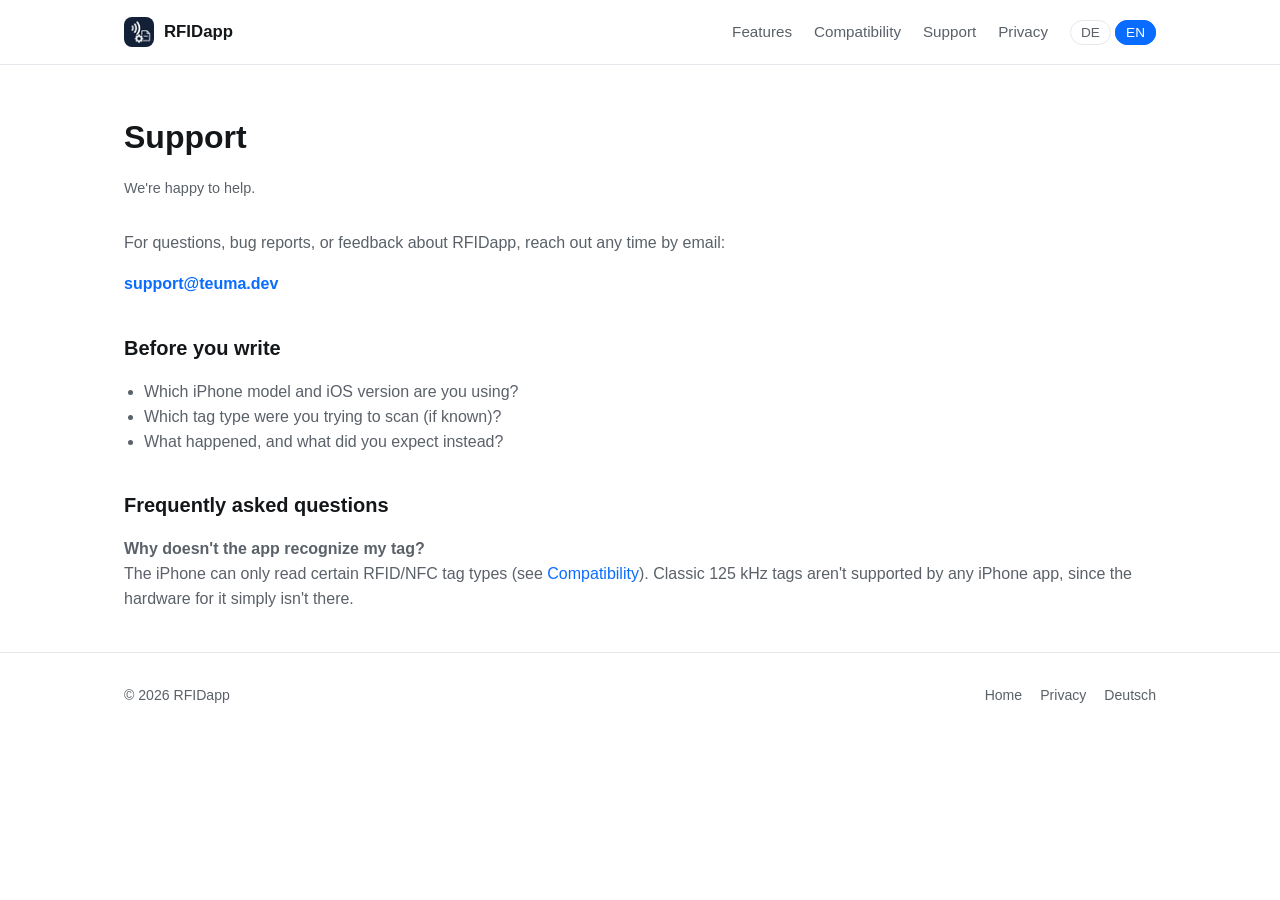
<file: en/support.html>
<!doctype html>
<html lang="en">
<head>
<meta charset="utf-8">
<meta name="viewport" content="width=device-width, initial-scale=1">
<title>Support – RFIDapp</title>
<meta name="description" content="Support and contact for RFIDapp.">
<link rel="canonical" href="https://teuma.dev/en/support.html">
<link rel="icon" href="../assets/img/favicon-32.png" type="image/png">
<link rel="apple-touch-icon" href="../assets/img/apple-touch-icon.png">
<link rel="stylesheet" href="../assets/css/style.css">
</head>
<body>

<header class="site">
  <div class="wrap">
    <a class="brand" href="index.html">
      <img src="../assets/img/favicon-32.png" alt="">
      RFIDapp
    </a>
    <nav class="site">
      <a href="index.html#features">Features</a>
      <a href="index.html#compatibility">Compatibility</a>
      <a href="support.html">Support</a>
      <a href="privacy.html">Privacy</a>
      <span class="lang-switch">
        <a href="../de/support.html">DE</a>
        <a href="support.html" class="active">EN</a>
      </span>
    </nav>
  </div>
</header>

<div class="wrap content">
  <h1>Support</h1>
  <p class="updated">We're happy to help.</p>

  <p>
    For questions, bug reports, or feedback about RFIDapp, reach out any time by
    email:
  </p>

  <p><strong><a href="mailto:support@teuma.dev">support@teuma.dev</a></strong></p>

  <h2>Before you write</h2>
  <ul>
    <li>Which iPhone model and iOS version are you using?</li>
    <li>Which tag type were you trying to scan (if known)?</li>
    <li>What happened, and what did you expect instead?</li>
  </ul>

  <h2>Frequently asked questions</h2>
  <p>
    <strong>Why doesn't the app recognize my tag?</strong><br>
    The iPhone can only read certain RFID/NFC tag types (see
    <a href="index.html#compatibility">Compatibility</a>). Classic 125 kHz tags
    aren't supported by any iPhone app, since the hardware for it simply isn't there.
  </p>
</div>

<footer class="site">
  <div class="wrap">
    <span>&copy; 2026 RFIDapp</span>
    <nav>
      <a href="index.html">Home</a>
      <a href="privacy.html">Privacy</a>
      <a href="../de/support.html">Deutsch</a>
    </nav>
  </div>
</footer>

</body>
</html>
</file>
<file: assets/css/style.css>
/* RFIDapp — marketing site styles */

:root {
  --bg: #ffffff;
  --bg-alt: #f5f6f8;
  --text: #14171a;
  --text-muted: #5b6169;
  --accent: #0a6cff;
  --accent-dark: #0850c4;
  --border: #e4e7eb;
  --card-bg: #ffffff;
  --radius: 14px;
  --max-width: 1080px;
}

@media (prefers-color-scheme: dark) {
  :root {
    --bg: #0e1013;
    --bg-alt: #16191d;
    --text: #f2f3f5;
    --text-muted: #a2a8b0;
    --accent: #4f9cff;
    --accent-dark: #7db4ff;
    --border: #262a30;
    --card-bg: #16191d;
  }
}

* {
  box-sizing: border-box;
}

html {
  scroll-behavior: smooth;
}

body {
  margin: 0;
  font-family: -apple-system, BlinkMacSystemFont, "Segoe UI", Roboto, Helvetica, Arial, sans-serif;
  background: var(--bg);
  color: var(--text);
  line-height: 1.55;
  -webkit-font-smoothing: antialiased;
  overflow-x: hidden;
}

a {
  color: var(--accent);
  text-decoration: none;
}

a:hover {
  text-decoration: underline;
}

img {
  max-width: 100%;
  display: block;
}

.wrap {
  max-width: var(--max-width);
  margin: 0 auto;
  padding: 0 24px;
}

/* Header */

header.site {
  position: sticky;
  top: 0;
  z-index: 10;
  background: color-mix(in srgb, var(--bg) 88%, transparent);
  backdrop-filter: saturate(180%) blur(12px);
  border-bottom: 1px solid var(--border);
}

header.site .wrap {
  display: flex;
  align-items: center;
  justify-content: space-between;
  height: 64px;
  gap: 12px;
}

@media (max-width: 720px) {
  header.site .wrap {
    height: auto;
    flex-wrap: wrap;
    padding-top: 12px;
    padding-bottom: 12px;
  }

  nav.site {
    width: 100%;
    justify-content: flex-start;
    flex-wrap: wrap;
    row-gap: 8px;
    column-gap: 14px;
    font-size: 0.9rem;
  }
}

.brand {
  display: flex;
  align-items: center;
  gap: 10px;
  font-weight: 700;
  font-size: 1.05rem;
  color: var(--text);
}

.brand img {
  width: 30px;
  height: 30px;
  border-radius: 8px;
}

nav.site {
  display: flex;
  align-items: center;
  gap: 22px;
  font-size: 0.95rem;
}

nav.site a {
  color: var(--text-muted);
}

nav.site a:hover {
  color: var(--text);
}

.lang-switch a {
  border: 1px solid var(--border);
  border-radius: 999px;
  padding: 4px 10px;
  color: var(--text-muted);
  font-size: 0.85rem;
}

.lang-switch a.active {
  background: var(--accent);
  border-color: var(--accent);
  color: #fff;
}

/* Hero */

.hero {
  padding: 72px 0 56px;
  text-align: center;
}

.hero h1 {
  font-size: clamp(2rem, 5vw, 3rem);
  margin: 0 0 16px;
  letter-spacing: -0.02em;
}

.hero p.lead {
  font-size: 1.15rem;
  color: var(--text-muted);
  max-width: 620px;
  margin: 0 auto 32px;
}

.cta-row {
  display: flex;
  justify-content: center;
  gap: 16px;
  flex-wrap: wrap;
}

.btn {
  display: inline-flex;
  align-items: center;
  gap: 8px;
  padding: 12px 22px;
  border-radius: 999px;
  font-weight: 600;
  font-size: 0.98rem;
  border: 1px solid transparent;
}

.btn-primary {
  background: var(--accent);
  color: #fff;
}

.btn-primary:hover {
  background: var(--accent-dark);
  text-decoration: none;
}

.btn-secondary {
  border-color: var(--border);
  color: var(--text);
}

.btn-secondary:hover {
  border-color: var(--accent);
  text-decoration: none;
}

/* Notice / callout */

.notice {
  background: var(--bg-alt);
  border: 1px solid var(--border);
  border-radius: var(--radius);
  padding: 20px 24px;
  margin: 0 auto 64px;
  max-width: 720px;
  font-size: 0.95rem;
  color: var(--text-muted);
}

.notice strong {
  color: var(--text);
}

/* Sections */

section {
  padding: 56px 0;
  border-top: 1px solid var(--border);
}

section h2 {
  font-size: 1.7rem;
  margin: 0 0 10px;
  text-align: center;
}

section p.section-lead {
  text-align: center;
  color: var(--text-muted);
  max-width: 620px;
  margin: 0 auto 40px;
}

/* Feature grid */

.grid {
  display: grid;
  grid-template-columns: repeat(auto-fit, minmax(240px, 1fr));
  gap: 20px;
}

.card {
  background: var(--card-bg);
  border: 1px solid var(--border);
  border-radius: var(--radius);
  padding: 22px;
}

.card h3 {
  margin: 0 0 8px;
  font-size: 1.05rem;
}

.card p {
  margin: 0;
  color: var(--text-muted);
  font-size: 0.94rem;
}

.card .icon {
  font-size: 1.6rem;
  margin-bottom: 10px;
}

/* Support-compatible list */

.compat {
  display: grid;
  grid-template-columns: 1fr 1fr;
  gap: 20px;
}

@media (max-width: 640px) {
  .compat {
    grid-template-columns: 1fr;
  }
}

.compat .card ul {
  margin: 0;
  padding-left: 18px;
  color: var(--text-muted);
  font-size: 0.94rem;
}

.compat .card.yes {
  border-color: color-mix(in srgb, var(--accent) 40%, var(--border));
}

/* Simple content pages (privacy / support) */

.content h1 {
  font-size: 2rem;
  margin: 48px 0 8px;
}

.content .updated {
  color: var(--text-muted);
  font-size: 0.9rem;
  margin-bottom: 32px;
}

.content h2 {
  font-size: 1.25rem;
  text-align: left;
  margin: 36px 0 10px;
}

.content p, .content li {
  color: var(--text-muted);
}

.content ul {
  padding-left: 20px;
}

.todo {
  background: color-mix(in srgb, var(--accent) 12%, var(--bg-alt));
  border: 1px dashed var(--accent);
  border-radius: 10px;
  padding: 14px 18px;
  font-size: 0.9rem;
  margin: 20px 0;
}

/* Footer */

footer.site {
  border-top: 1px solid var(--border);
  padding: 32px 0;
  margin-top: 40px;
  color: var(--text-muted);
  font-size: 0.88rem;
}

footer.site .wrap {
  display: flex;
  flex-wrap: wrap;
  gap: 12px 24px;
  align-items: center;
  justify-content: space-between;
}

footer.site nav {
  display: flex;
  gap: 18px;
  flex-wrap: wrap;
}

footer.site a {
  color: var(--text-muted);
}
</file>
